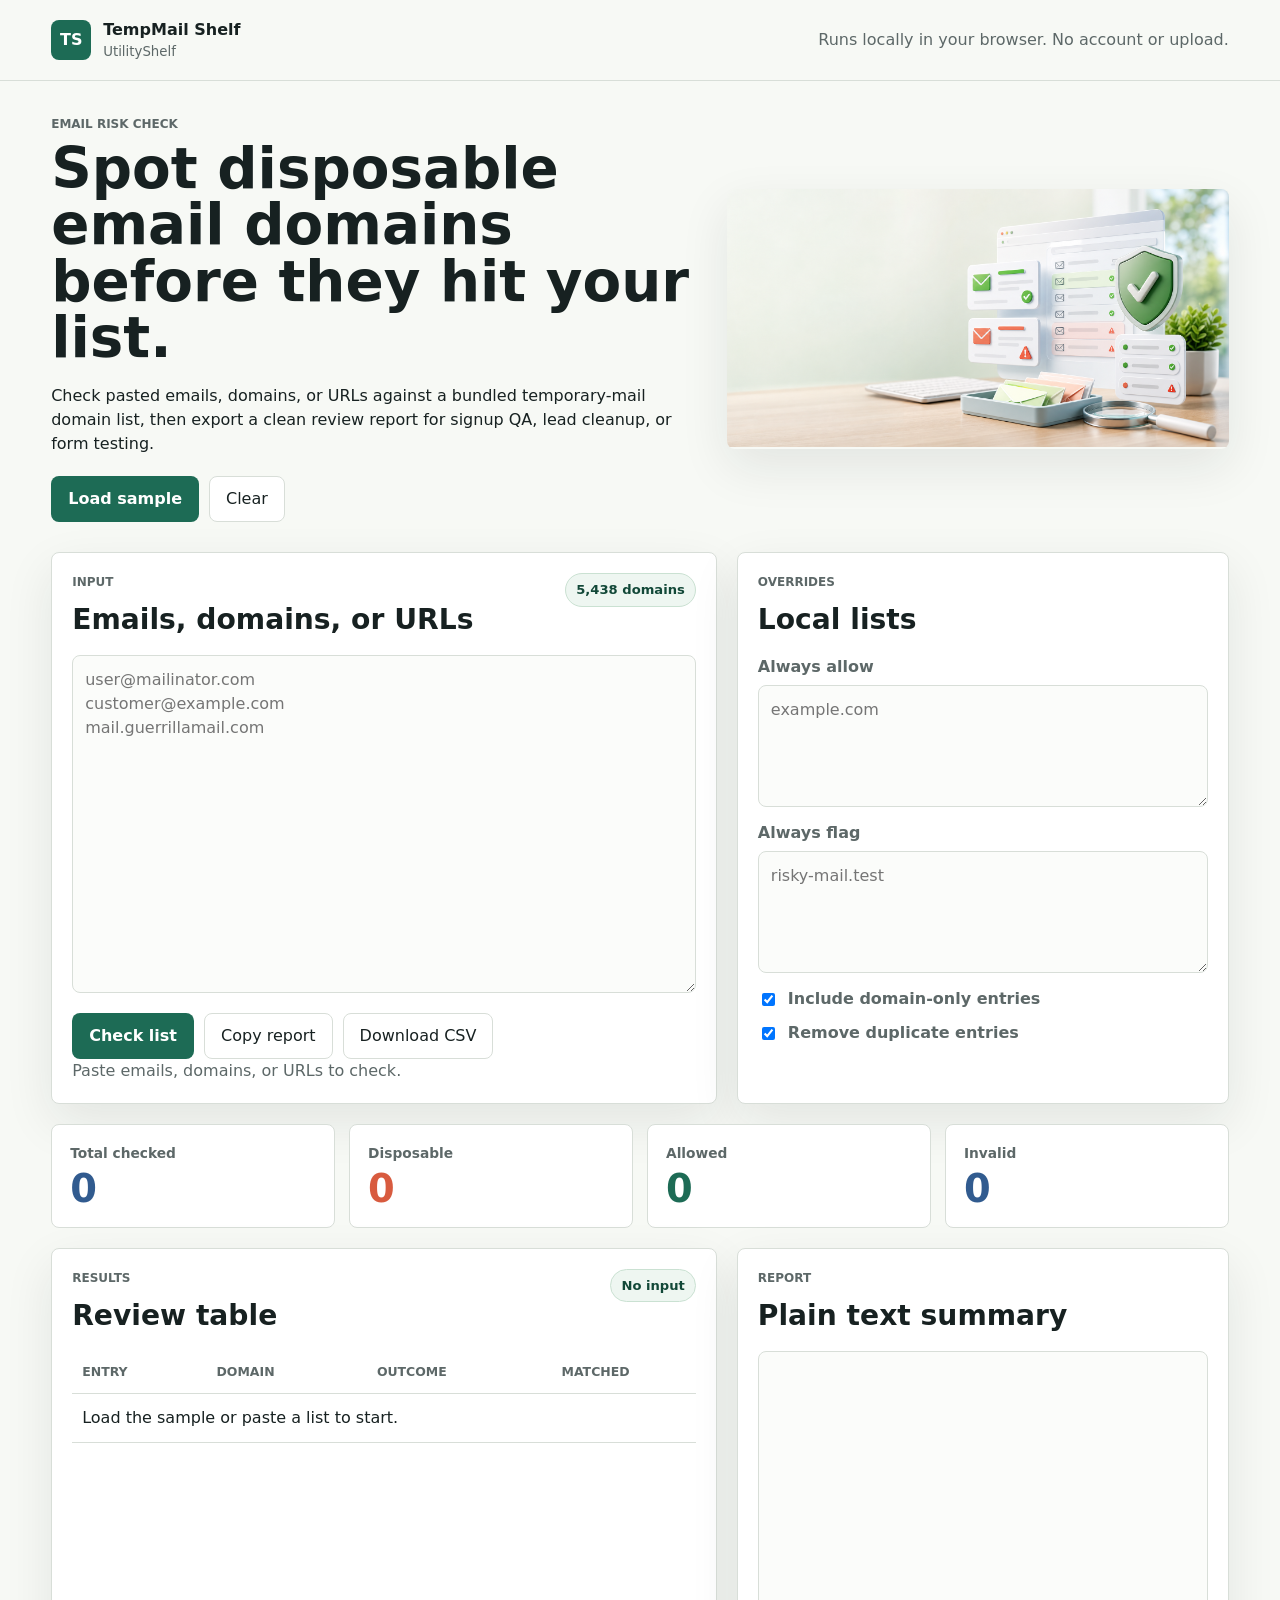
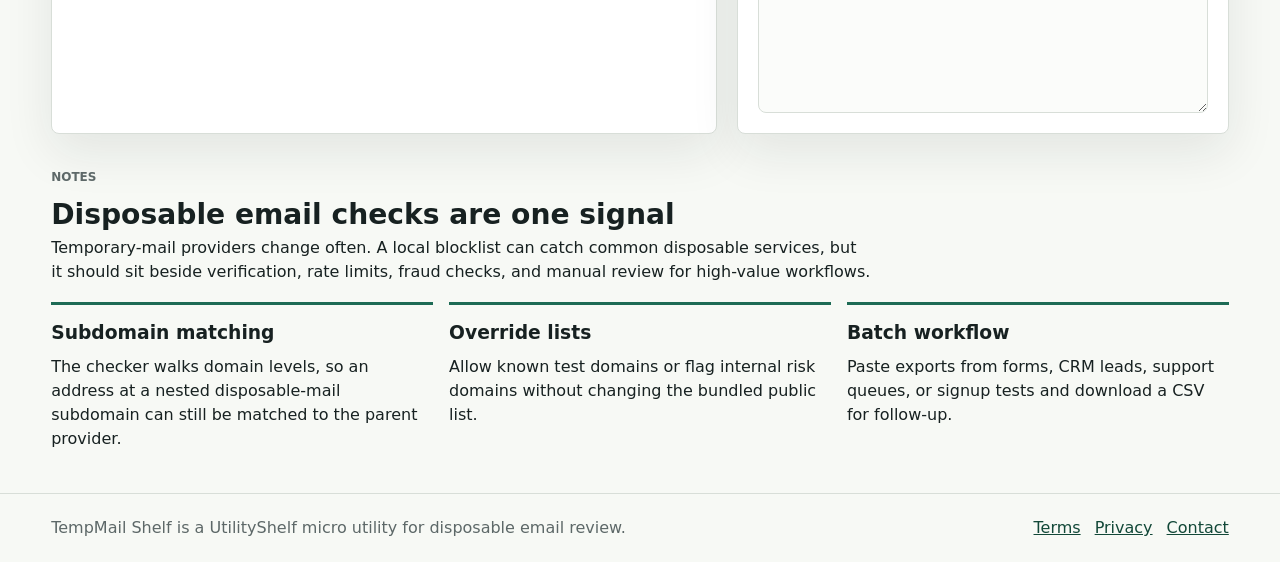
<file: index.html>
<!doctype html>
<html lang="en">
  <head>
    <meta charset="utf-8" />
    <meta name="viewport" content="width=device-width, initial-scale=1" />
    <title>TempMail | Disposable Email Checker | UtilityShelf</title>
    <meta
      name="description"
      content="Check emails and domains for disposable or temporary mail providers in your browser. Includes batch checks, subdomain matching, and custom allow/block lists."
    />
    <meta property="og:title" content="TempMail | UtilityShelf" />
    <meta
      property="og:description"
      content="Check pasted emails, domains, or URLs against a bundled temporary-mail domain list in your browser."
    />
    <meta property="og:type" content="website" />
    <meta property="og:url" content="https://tempmail.utilityshelf.site/" />
    <link rel="canonical" href="https://tempmail.utilityshelf.site/" />
    <link rel="stylesheet" href="styles.css" />
  </head>
  <body>
    <header class="site-header">
      <a class="brand" href="/" aria-label="TempMail Shelf home">
        <span class="brand-mark">TS</span>
        <span>
          <strong>TempMail Shelf</strong>
          <small>UtilityShelf</small>
        </span>
      </a>
      <p class="privacy-note">Runs locally in your browser. No account or upload.</p>
    </header>

    <main>
      <section class="hero-tool" aria-labelledby="page-title">
        <div class="hero-copy">
          <p class="eyebrow">Email risk check</p>
          <h1 id="page-title">Spot disposable email domains before they hit your list.</h1>
          <p>
            Check pasted emails, domains, or URLs against a bundled temporary-mail domain list,
            then export a clean review report for signup QA, lead cleanup, or form testing.
          </p>
          <div class="hero-actions">
            <button class="primary-action" id="sampleButton" type="button">Load sample</button>
            <button class="secondary-action" id="clearButton" type="button">Clear</button>
          </div>
        </div>
        <div class="hero-media" aria-hidden="true">
          <img src="assets/tempmail-hero.png" alt="" />
        </div>
      </section>

      <section class="workspace" aria-label="Disposable email checker workspace">
        <section class="panel input-panel" aria-labelledby="input-title">
          <div class="panel-head">
            <div>
              <p class="eyebrow">Input</p>
              <h2 id="input-title">Emails, domains, or URLs</h2>
            </div>
            <span class="status-pill" id="dataStatus">Loading list</span>
          </div>

          <textarea
            id="inputText"
            aria-labelledby="input-title"
            rows="13"
            spellcheck="false"
            placeholder="user@mailinator.com&#10;customer@example.com&#10;mail.guerrillamail.com"
          ></textarea>

          <div class="input-actions">
            <button class="primary-action" id="checkButton" type="button">Check list</button>
            <button class="secondary-action" id="copyButton" type="button">Copy report</button>
            <button class="secondary-action" id="downloadButton" type="button">Download CSV</button>
          </div>

          <p class="status-line" id="statusMessage" role="status">Domain list ready.</p>
        </section>

        <aside class="panel settings-panel" aria-labelledby="settings-title">
          <div class="panel-head">
            <div>
              <p class="eyebrow">Overrides</p>
              <h2 id="settings-title">Local lists</h2>
            </div>
          </div>

          <label class="field">
            <span>Always allow</span>
            <textarea id="allowlistText" rows="4" spellcheck="false" placeholder="example.com"></textarea>
          </label>

          <label class="field">
            <span>Always flag</span>
            <textarea id="blocklistText" rows="4" spellcheck="false" placeholder="risky-mail.test"></textarea>
          </label>

          <label class="checkbox-row">
            <input id="includeDomainsOnly" type="checkbox" checked />
            <span>Include domain-only entries</span>
          </label>
          <label class="checkbox-row">
            <input id="dedupeInput" type="checkbox" checked />
            <span>Remove duplicate entries</span>
          </label>
        </aside>
      </section>

      <section class="summary-grid" aria-label="Check summary">
        <article class="summary-card">
          <span>Total checked</span>
          <strong id="totalCount">0</strong>
        </article>
        <article class="summary-card is-warning">
          <span>Disposable</span>
          <strong id="disposableCount">0</strong>
        </article>
        <article class="summary-card is-good">
          <span>Allowed</span>
          <strong id="allowedCount">0</strong>
        </article>
        <article class="summary-card">
          <span>Invalid</span>
          <strong id="invalidCount">0</strong>
        </article>
      </section>

      <section class="results-layout">
        <section class="panel results-panel" aria-labelledby="results-title">
          <div class="panel-head">
            <div>
              <p class="eyebrow">Results</p>
              <h2 id="results-title">Review table</h2>
            </div>
            <span class="status-pill" id="riskState">No input</span>
          </div>

          <div class="table-wrap">
            <table>
              <thead>
                <tr>
                  <th>Entry</th>
                  <th>Domain</th>
                  <th>Outcome</th>
                  <th>Matched</th>
                  <th>Reason</th>
                </tr>
              </thead>
              <tbody id="resultsBody">
                <tr>
                  <td colspan="5">Load the sample or paste a list to start.</td>
                </tr>
              </tbody>
            </table>
          </div>
        </section>

        <section class="panel report-panel" aria-labelledby="report-title">
          <div class="panel-head">
            <div>
              <p class="eyebrow">Report</p>
              <h2 id="report-title">Plain text summary</h2>
            </div>
          </div>
          <textarea id="reportText" rows="14" readonly></textarea>
        </section>
      </section>

      <section class="content-guide" aria-labelledby="guide-title">
        <div class="guide-intro">
          <p class="eyebrow">Notes</p>
          <h2 id="guide-title">Disposable email checks are one signal</h2>
          <p>
            Temporary-mail providers change often. A local blocklist can catch common disposable
            services, but it should sit beside verification, rate limits, fraud checks, and manual
            review for high-value workflows.
          </p>
        </div>
        <div class="guide-grid">
          <article>
            <h3>Subdomain matching</h3>
            <p>
              The checker walks domain levels, so an address at a nested disposable-mail subdomain
              can still be matched to the parent provider.
            </p>
          </article>
          <article>
            <h3>Override lists</h3>
            <p>
              Allow known test domains or flag internal risk domains without changing the bundled
              public list.
            </p>
          </article>
          <article>
            <h3>Batch workflow</h3>
            <p>
              Paste exports from forms, CRM leads, support queues, or signup tests and download a
              CSV for follow-up.
            </p>
          </article>
        </div>
      </section>
    </main>

    <footer>
      <div class="footer-inner">
        <p>TempMail Shelf is a UtilityShelf micro utility for disposable email review.</p>
        <nav aria-label="Site policies">
          <a href="/terms">Terms</a>
          <a href="/privacy">Privacy</a>
          <a href="/contact">Contact</a>
        </nav>
      </div>
    </footer>

    <script src="domain-data.js?v=20260605"></script>
    <script src="app.js?v=20260605"></script>
    <!-- Cloudflare Web Analytics -->
    <script type="module" src="https://static.cloudflareinsights.com/beacon.min.js" data-cf-beacon='{"token": "104d69dafb54484bbb4e18e34d50c835"}'></script>
    <!-- End Cloudflare Web Analytics -->
  </body>
</html>
</file>
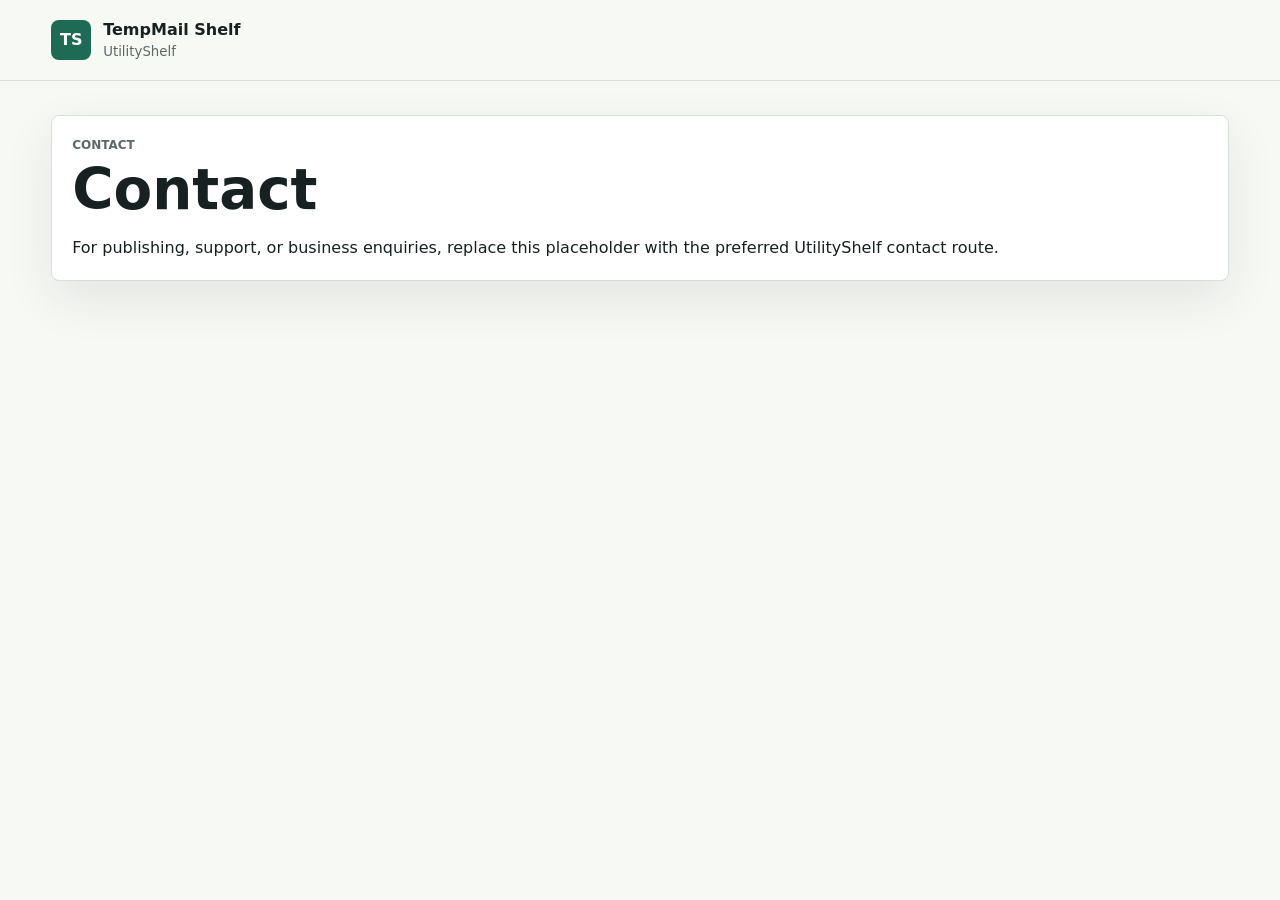
<file: contact.html>
<!doctype html>
<html lang="en">
  <head>
    <meta charset="utf-8" />
    <meta name="viewport" content="width=device-width, initial-scale=1" />
    <title>Contact - TempMail | UtilityShelf</title>
    <link rel="canonical" href="https://tempmail.utilityshelf.site/contact">
    <link rel="stylesheet" href="styles.css" />
    <meta name="description" content="Contact UtilityShelf with questions, feedback or bug reports about TempMail Checker.">
  </head>
  <body>
    <header class="site-header">
      <a class="brand" href="/"><span class="brand-mark">TS</span><span><strong>TempMail Shelf</strong><small>UtilityShelf</small></span></a>
    </header>
    <main>
      <section class="panel">
        <p class="eyebrow">Contact</p>
        <h1>Contact</h1>
        <p>
          For publishing, support, or business enquiries, replace this placeholder with the preferred UtilityShelf contact route.
        </p>
      </section>
    </main>
    <!-- Cloudflare Web Analytics -->
    <script type="module" src="https://static.cloudflareinsights.com/beacon.min.js" data-cf-beacon='{"token": "104d69dafb54484bbb4e18e34d50c835"}'></script>
    <!-- End Cloudflare Web Analytics -->
  </body>
</html>
</file>
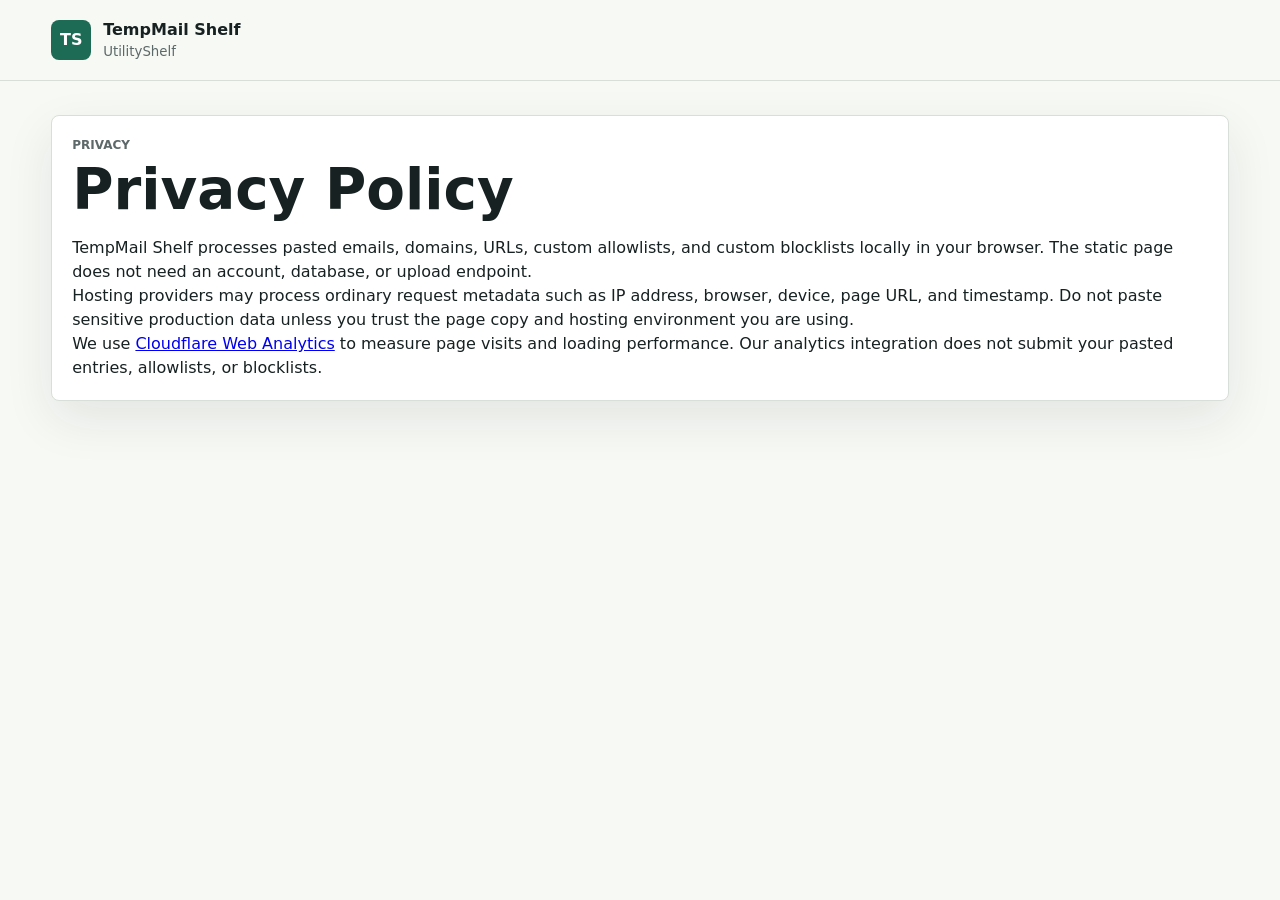
<file: privacy.html>
<!doctype html>
<html lang="en">
  <head>
    <meta charset="utf-8" />
    <meta name="viewport" content="width=device-width, initial-scale=1" />
    <title>Privacy - TempMail | UtilityShelf</title>
    <link rel="canonical" href="https://tempmail.utilityshelf.site/privacy">
    <link rel="stylesheet" href="styles.css" />
    <meta name="description" content="How TempMail Checker processes tool inputs locally and uses Cloudflare Web Analytics.">
  </head>
  <body>
    <header class="site-header">
      <a class="brand" href="/"><span class="brand-mark">TS</span><span><strong>TempMail Shelf</strong><small>UtilityShelf</small></span></a>
    </header>
    <main>
      <section class="panel">
        <p class="eyebrow">Privacy</p>
        <h1>Privacy Policy</h1>
        <p>
          TempMail Shelf processes pasted emails, domains, URLs, custom allowlists, and custom blocklists locally in your browser.
          The static page does not need an account, database, or upload endpoint.
        </p>
        <p>
          Hosting providers may process ordinary request metadata such as
          IP address, browser, device, page URL, and timestamp. Do not paste sensitive production data unless you trust the page
          copy and hosting environment you are using.
        </p>
        <p>We use <a href="https://developers.cloudflare.com/web-analytics/about/">Cloudflare Web Analytics</a> to measure page visits and loading performance. Our analytics integration does not submit your pasted entries, allowlists, or blocklists.</p>
      </section>
    </main>
    <!-- Cloudflare Web Analytics -->
    <script type="module" src="https://static.cloudflareinsights.com/beacon.min.js" data-cf-beacon='{"token": "104d69dafb54484bbb4e18e34d50c835"}'></script>
    <!-- End Cloudflare Web Analytics -->
  </body>
</html>
</file>
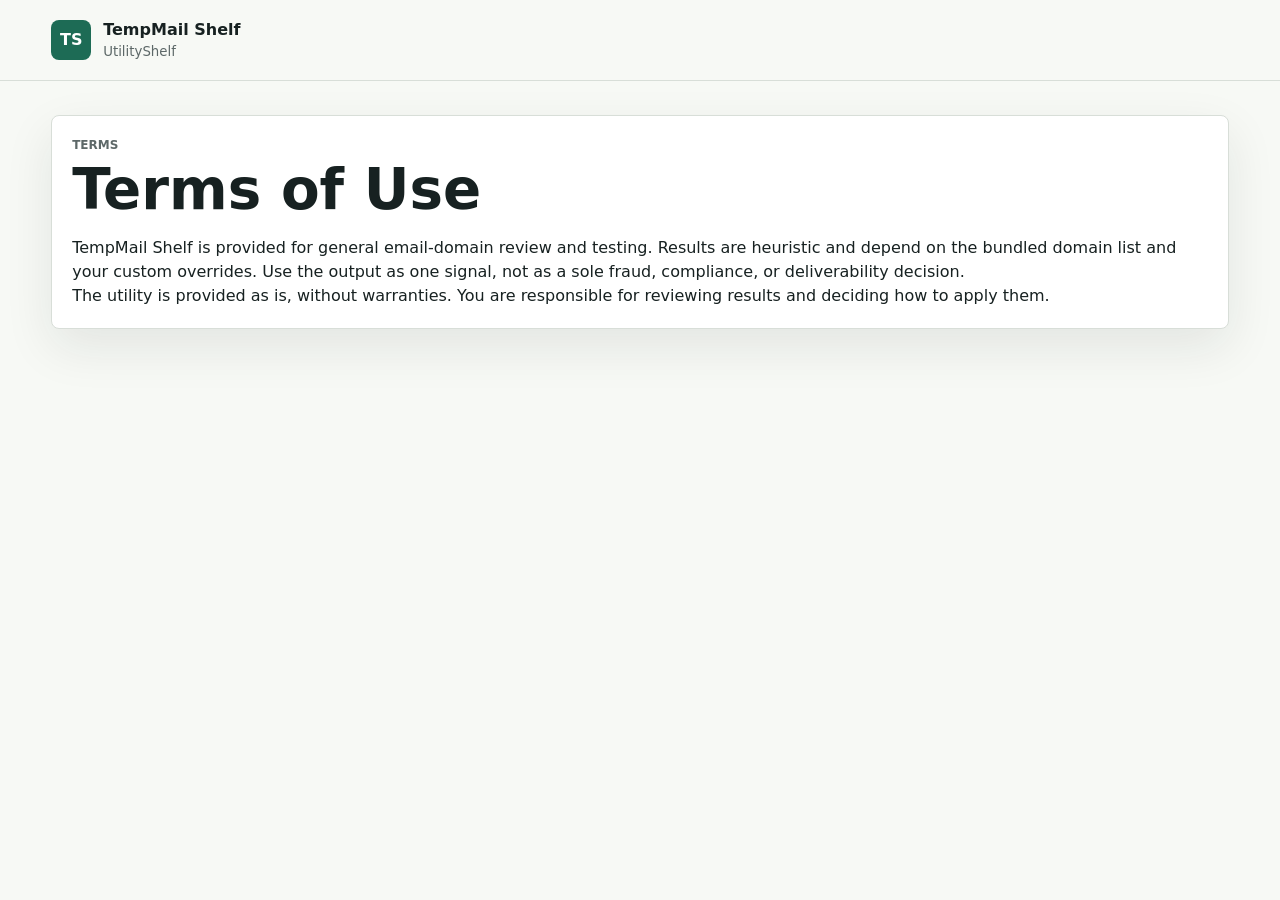
<file: terms.html>
<!doctype html>
<html lang="en">
  <head>
    <meta charset="utf-8" />
    <meta name="viewport" content="width=device-width, initial-scale=1" />
    <title>Terms - TempMail | UtilityShelf</title>
    <link rel="canonical" href="https://tempmail.utilityshelf.site/terms">
    <link rel="stylesheet" href="styles.css" />
    <meta name="description" content="Terms and limitations for using the free TempMail Checker browser tool from UtilityShelf.">
  </head>
  <body>
    <header class="site-header">
      <a class="brand" href="/"><span class="brand-mark">TS</span><span><strong>TempMail Shelf</strong><small>UtilityShelf</small></span></a>
    </header>
    <main>
      <section class="panel">
        <p class="eyebrow">Terms</p>
        <h1>Terms of Use</h1>
        <p>
          TempMail Shelf is provided for general email-domain review and testing. Results are heuristic and depend on the bundled
          domain list and your custom overrides. Use the output as one signal, not as a sole fraud, compliance, or deliverability decision.
        </p>
        <p>
          The utility is provided as is, without warranties. You are responsible for reviewing results and deciding how to apply them.
        </p>
      </section>
    </main>
    <!-- Cloudflare Web Analytics -->
    <script type="module" src="https://static.cloudflareinsights.com/beacon.min.js" data-cf-beacon='{"token": "104d69dafb54484bbb4e18e34d50c835"}'></script>
    <!-- End Cloudflare Web Analytics -->
  </body>
</html>
</file>
<file: styles.css>
:root {
  color-scheme: light;
  --ink: #172121;
  --muted: #5d6868;
  --paper: #f7f9f5;
  --panel: #ffffff;
  --line: #d8ded8;
  --green: #1d6b55;
  --green-dark: #124838;
  --blue: #315b8f;
  --coral: #d85b3f;
  --gold: #b98b22;
  --shadow: 0 18px 50px rgba(23, 33, 33, 0.09);
}

* {
  box-sizing: border-box;
}

body {
  margin: 0;
  background: var(--paper);
  color: var(--ink);
  font-family: Inter, ui-sans-serif, system-ui, -apple-system, BlinkMacSystemFont, "Segoe UI", sans-serif;
  line-height: 1.5;
  overflow-x: hidden;
}

button,
textarea,
input {
  font: inherit;
}

button {
  cursor: pointer;
}

.site-header {
  align-items: center;
  border-bottom: 1px solid var(--line);
  display: flex;
  gap: 24px;
  justify-content: space-between;
  padding: 18px clamp(18px, 4vw, 56px);
}

.brand {
  align-items: center;
  color: inherit;
  display: inline-flex;
  gap: 12px;
  text-decoration: none;
}

.brand-mark {
  align-items: center;
  background: var(--green);
  border-radius: 8px;
  color: #ffffff;
  display: inline-flex;
  font-weight: 800;
  height: 40px;
  justify-content: center;
  width: 40px;
}

.brand strong,
.brand small {
  display: block;
}

.brand small,
.privacy-note,
.eyebrow,
.status-line,
footer {
  color: var(--muted);
}

.privacy-note,
p {
  margin: 0;
}

main {
  margin: 0 auto;
  max-width: 1480px;
  padding: 34px clamp(18px, 4vw, 56px) 42px;
}

.hero-tool {
  align-items: center;
  display: grid;
  gap: 32px;
  grid-template-columns: minmax(0, 1fr) minmax(320px, 0.78fr);
  margin-bottom: 30px;
}

.hero-copy {
  max-width: 840px;
  min-width: 0;
}

.eyebrow {
  font-size: 0.75rem;
  font-weight: 800;
  letter-spacing: 0;
  margin: 0 0 8px;
  text-transform: uppercase;
}

h1,
h2,
h3 {
  margin-top: 0;
}

h1 {
  font-size: clamp(2rem, 4.4vw, 4.4rem);
  line-height: 1;
  margin-bottom: 18px;
  overflow-wrap: anywhere;
}

h2 {
  font-size: clamp(1.3rem, 2.2vw, 2rem);
  margin-bottom: 0;
}

h3 {
  margin-bottom: 8px;
}

.hero-actions,
.input-actions {
  display: flex;
  flex-wrap: wrap;
  gap: 10px;
  margin-top: 20px;
}

.primary-action,
.secondary-action {
  border: 1px solid transparent;
  border-radius: 8px;
  min-height: 42px;
  padding: 10px 16px;
}

.primary-action {
  background: var(--green);
  color: #ffffff;
  font-weight: 800;
}

.secondary-action {
  background: #ffffff;
  border-color: var(--line);
  color: var(--ink);
}

.hero-media {
  border-radius: 8px;
  box-shadow: var(--shadow);
  min-height: 260px;
  min-width: 0;
  overflow: hidden;
}

.hero-media img {
  display: block;
  height: 100%;
  object-fit: cover;
  width: 100%;
}

.workspace,
.results-layout {
  display: grid;
  gap: 20px;
  grid-template-columns: minmax(0, 1.15fr) minmax(280px, 0.85fr);
  margin-bottom: 20px;
}

.panel {
  background: var(--panel);
  border: 1px solid var(--line);
  border-radius: 8px;
  box-shadow: var(--shadow);
  min-width: 0;
  padding: 20px;
}

.panel-head {
  align-items: start;
  display: flex;
  gap: 14px;
  justify-content: space-between;
  margin-bottom: 14px;
}

.status-pill {
  background: #eef6f1;
  border: 1px solid #cae1d2;
  border-radius: 999px;
  color: var(--green-dark);
  font-size: 0.82rem;
  font-weight: 800;
  padding: 6px 10px;
  white-space: nowrap;
}

textarea {
  background: #fbfcfa;
  border: 1px solid var(--line);
  border-radius: 8px;
  color: var(--ink);
  display: block;
  min-width: 0;
  padding: 12px;
  resize: vertical;
  width: 100%;
}

textarea:focus,
input:focus,
button:focus-visible {
  outline: 3px solid rgba(49, 91, 143, 0.25);
  outline-offset: 2px;
}

.field {
  display: block;
  margin-bottom: 14px;
}

.field span,
.checkbox-row span {
  color: var(--muted);
  display: block;
  font-weight: 700;
  margin-bottom: 6px;
}

.checkbox-row {
  align-items: center;
  display: flex;
  gap: 10px;
  margin-top: 10px;
}

.checkbox-row span {
  margin: 0;
}

.summary-grid {
  display: grid;
  gap: 14px;
  grid-template-columns: repeat(4, minmax(140px, 1fr));
  margin-bottom: 20px;
}

.summary-card {
  background: #ffffff;
  border: 1px solid var(--line);
  border-radius: 8px;
  padding: 18px;
}

.summary-card span {
  color: var(--muted);
  display: block;
  font-size: 0.86rem;
  font-weight: 800;
  margin-bottom: 6px;
}

.summary-card strong {
  color: var(--blue);
  display: block;
  font-size: clamp(1.8rem, 3vw, 2.6rem);
  line-height: 1;
}

.summary-card.is-warning strong {
  color: var(--coral);
}

.summary-card.is-good strong {
  color: var(--green);
}

.table-wrap {
  overflow: auto;
}

table {
  border-collapse: collapse;
  min-width: 820px;
  width: 100%;
}

th,
td {
  border-bottom: 1px solid var(--line);
  padding: 12px 10px;
  text-align: left;
  vertical-align: top;
}

th {
  color: var(--muted);
  font-size: 0.78rem;
  text-transform: uppercase;
}

.badge {
  border-radius: 999px;
  display: inline-block;
  font-size: 0.78rem;
  font-weight: 800;
  padding: 4px 8px;
  white-space: nowrap;
}

.badge-warning {
  background: #fff1ec;
  color: #9b341b;
}

.badge-good {
  background: #eef8f2;
  color: var(--green-dark);
}

.badge-muted {
  background: #eef1f3;
  color: #4f5b66;
}

.content-guide {
  margin-top: 34px;
}

.guide-intro {
  max-width: 820px;
}

.guide-grid {
  display: grid;
  gap: 16px;
  grid-template-columns: repeat(3, minmax(0, 1fr));
  margin-top: 18px;
}

.guide-grid article {
  border-top: 3px solid var(--green);
  padding-top: 14px;
}

footer {
  border-top: 1px solid var(--line);
  padding: 22px clamp(18px, 4vw, 56px);
}

.footer-inner {
  align-items: center;
  display: flex;
  gap: 18px;
  justify-content: space-between;
  margin: 0 auto;
  max-width: 1480px;
}

footer nav {
  display: flex;
  gap: 14px;
}

footer a {
  color: var(--green-dark);
}

@media (max-width: 1000px) {
  .hero-tool,
  .workspace,
  .results-layout {
    grid-template-columns: 1fr;
  }

  .summary-grid,
  .guide-grid {
    grid-template-columns: repeat(2, minmax(0, 1fr));
  }
}

@media (max-width: 640px) {
  main {
    padding-left: 20px;
    padding-right: 20px;
  }

  .site-header,
  .footer-inner {
    align-items: flex-start;
    flex-direction: column;
  }

  .summary-grid,
  .guide-grid {
    grid-template-columns: 1fr;
  }

  .input-actions,
  .hero-actions {
    flex-direction: column;
  }

  .primary-action,
  .secondary-action {
    width: 100%;
  }
}
</file>
